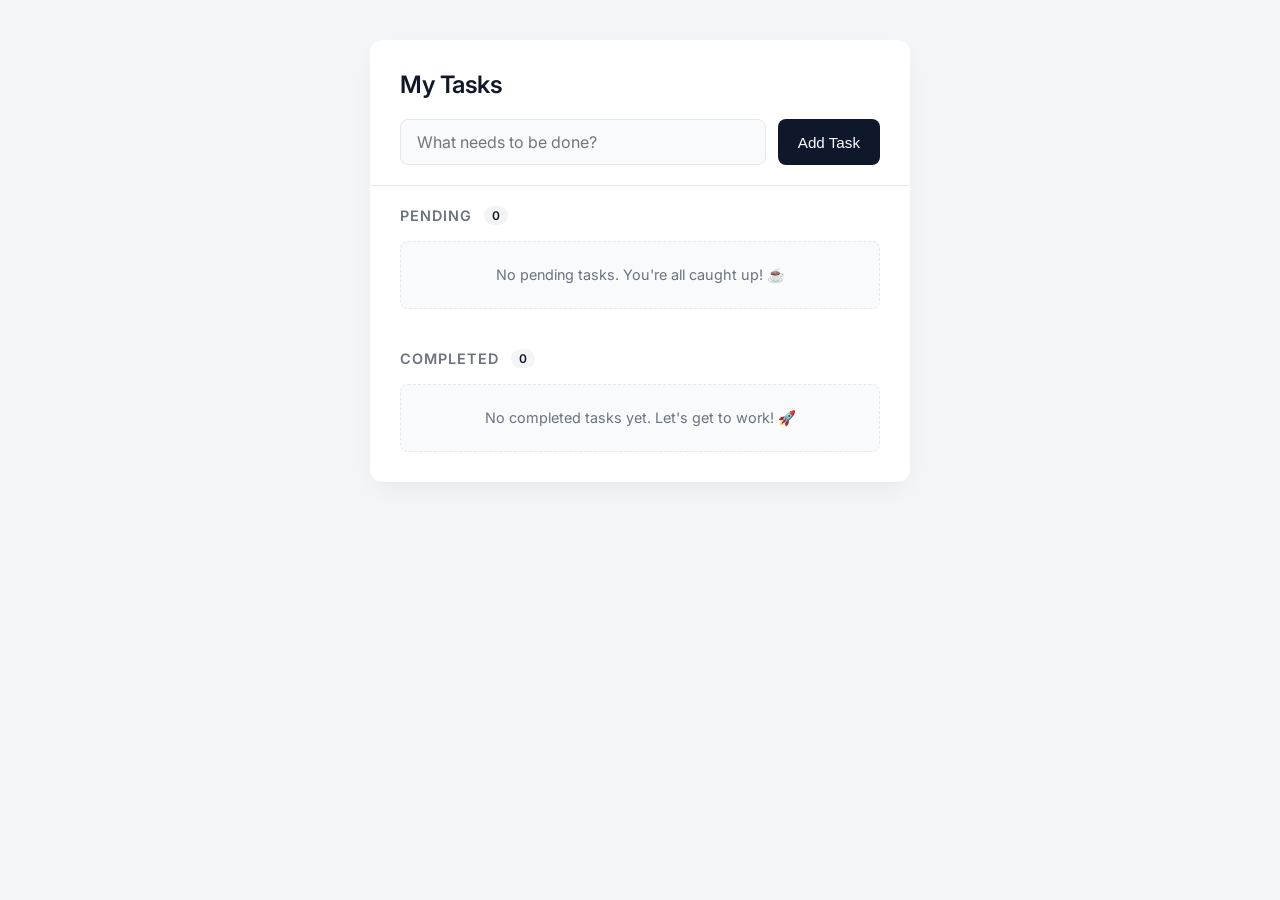
<file: WebDev-L2- To-Do Web App/index.html>
<!DOCTYPE html>
<html lang="en">
<head>
    <meta charset="UTF-8">
    <meta name="viewport" content="width=device-width, initial-scale=1.0">
    <title>Modern To-Do App</title>
    <link rel="preconnect" href="https://fonts.googleapis.com">
    <link rel="preconnect" href="https://fonts.gstatic.com" crossorigin>
    <!-- Using Inter for a clean, modern app look -->
    <link href="https://fonts.googleapis.com/css2?family=Inter:wght@400;500;600&display=swap" rel="stylesheet">
    <link rel="stylesheet" href="style.css">
</head>
<body>

    <div class="app-container">
        <!-- Header & Input Area -->
        <header class="app-header">
            <h1>My Tasks</h1>
            <form id="todo-form" class="task-form">
                <input type="text" id="task-input" placeholder="What needs to be done?" autocomplete="off" required>
                <button type="submit" id="add-btn">Add Task</button>
            </form>
        </header>

        <main class="app-main">
            <!-- Pending Tasks Section -->
            <section class="task-section">
                <div class="section-header">
                    <h2>Pending</h2>
                    <span class="badge" id="pending-count">1</span>
                </div>
                
                <!-- Empty State Message -->
                <div id="pending-empty" class="empty-state" style="display: none;">
                    No pending tasks. You're all caught up! ☕
                </div>

                <ul id="pending-list" class="task-list">
                    <!-- DUMMY TASK: JS likhne ke baad hum isko hata denge -->
                    <li class="task-item">
                        <label class="checkbox-container">
                            <input type="checkbox" class="task-checkbox">
                            <span class="checkmark"></span>
                        </label>
                        <div class="task-content">
                            <span class="task-text">Design the tribute page UI</span>
                            <span class="task-time">Added: Today, 10:30 AM</span>
                        </div>
                        <div class="task-actions">
                            <button class="btn-icon edit-btn" title="Edit">✎</button>
                            <button class="btn-icon delete-btn" title="Delete">×</button>
                        </div>
                    </li>
                </ul>
            </section>

            <!-- Completed Tasks Section -->
            <section class="task-section mt-40">
                <div class="section-header">
                    <h2>Completed</h2>
                    <span class="badge" id="completed-count">1</span>
                </div>

                <!-- Empty State Message -->
                <div id="completed-empty" class="empty-state" style="display: none;">
                    No completed tasks yet. Let's get to work! 🚀
                </div>

                <ul id="completed-list" class="task-list">
                    <!-- DUMMY COMPLETED TASK -->
                    <li class="task-item completed">
                        <label class="checkbox-container">
                            <input type="checkbox" class="task-checkbox" checked>
                            <span class="checkmark"></span>
                        </label>
                        <div class="task-content">
                            <span class="task-text">Set up the calculator logic</span>
                            <span class="task-time">Completed: Yesterday, 4:15 PM</span>
                        </div>
                        <div class="task-actions">
                            <button class="btn-icon delete-btn" title="Delete">×</button>
                        </div>
                    </li>
                </ul>
            </section>
        </main>
    </div>

    <!-- JS file link (abhi empty banayenge) -->
    <script src="script.js"></script>
</body>
</html>
</file>
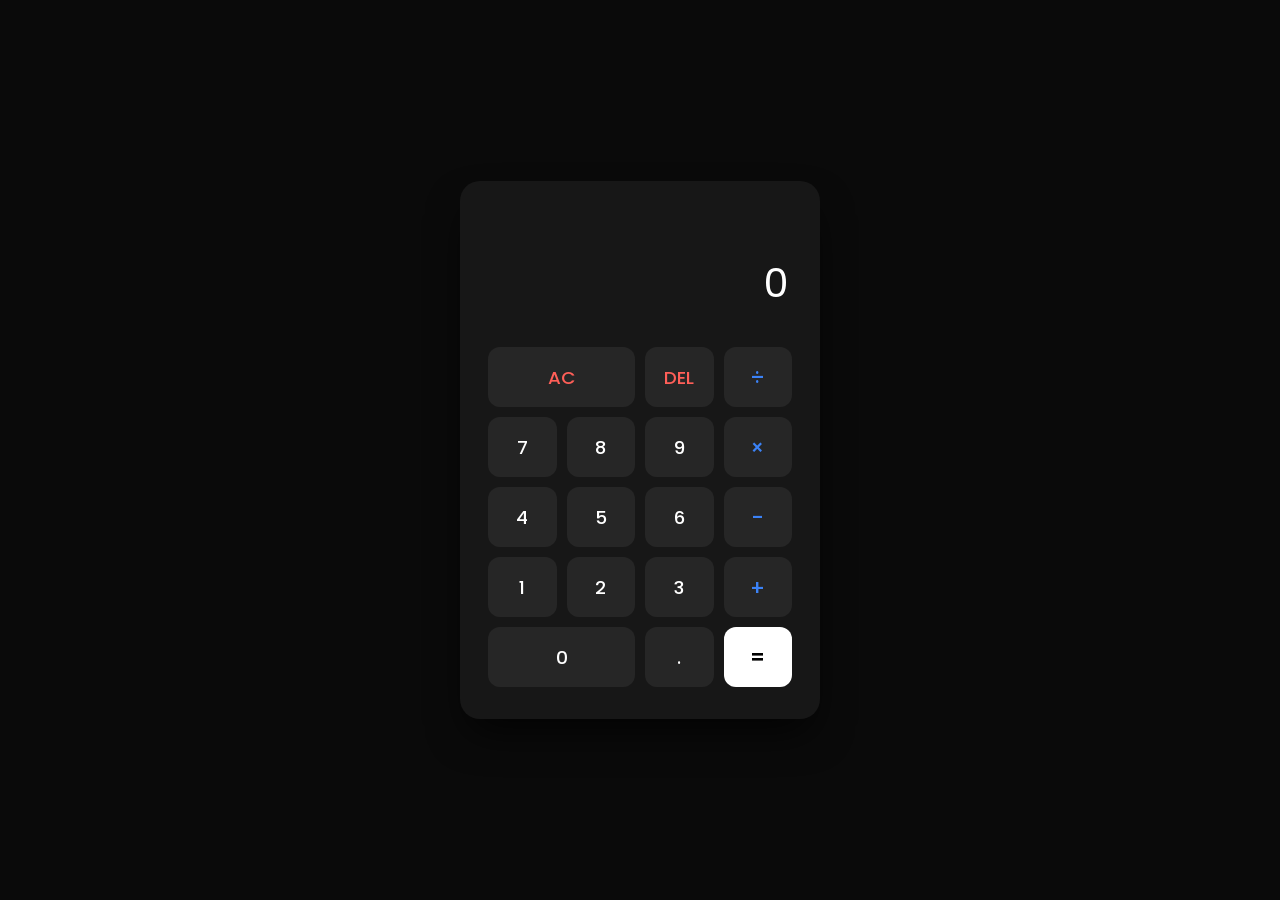
<file: WebDev-L2-Calculator/index.html>
<!DOCTYPE html>
<html lang="en">
<head>
    <meta charset="UTF-8">
    <meta name="viewport" content="width=device-width, initial-scale=1.0">
    <title>Modern Calculator</title>
    <link rel="stylesheet" href="style.css">
    <link href="https://fonts.googleapis.com/css2?family=Poppins:wght@300;400;500;600&display=swap" rel="stylesheet">
</head>
<body>

    <div class="calculator-container">
        <div class="display">
            <div class="previous-operand"></div>
            <div class="current-operand">0</div>
        </div>

        <div class="keypad">
            <button class="btn span-2 action" data-action="clear">AC</button>
            <button class="btn action" data-action="delete">DEL</button>
            <button class="btn operator" data-operator="/">÷</button>
            
            <button class="btn number">7</button>
            <button class="btn number">8</button>
            <button class="btn number">9</button>
            <button class="btn operator" data-operator="*">×</button>
            
            <button class="btn number">4</button>
            <button class="btn number">5</button>
            <button class="btn number">6</button>
            <button class="btn operator" data-operator="-">-</button>
            
            <button class="btn number">1</button>
            <button class="btn number">2</button>
            <button class="btn number">3</button>
            <button class="btn operator" data-operator="+">+</button>
            
            <button class="btn number span-2">0</button>
            <button class="btn number">.</button>
            <button class="btn operator equals" data-operator="=">=</button>
        </div>
    </div>

    <script src="script.js"></script>
</body>
</html>
</file>
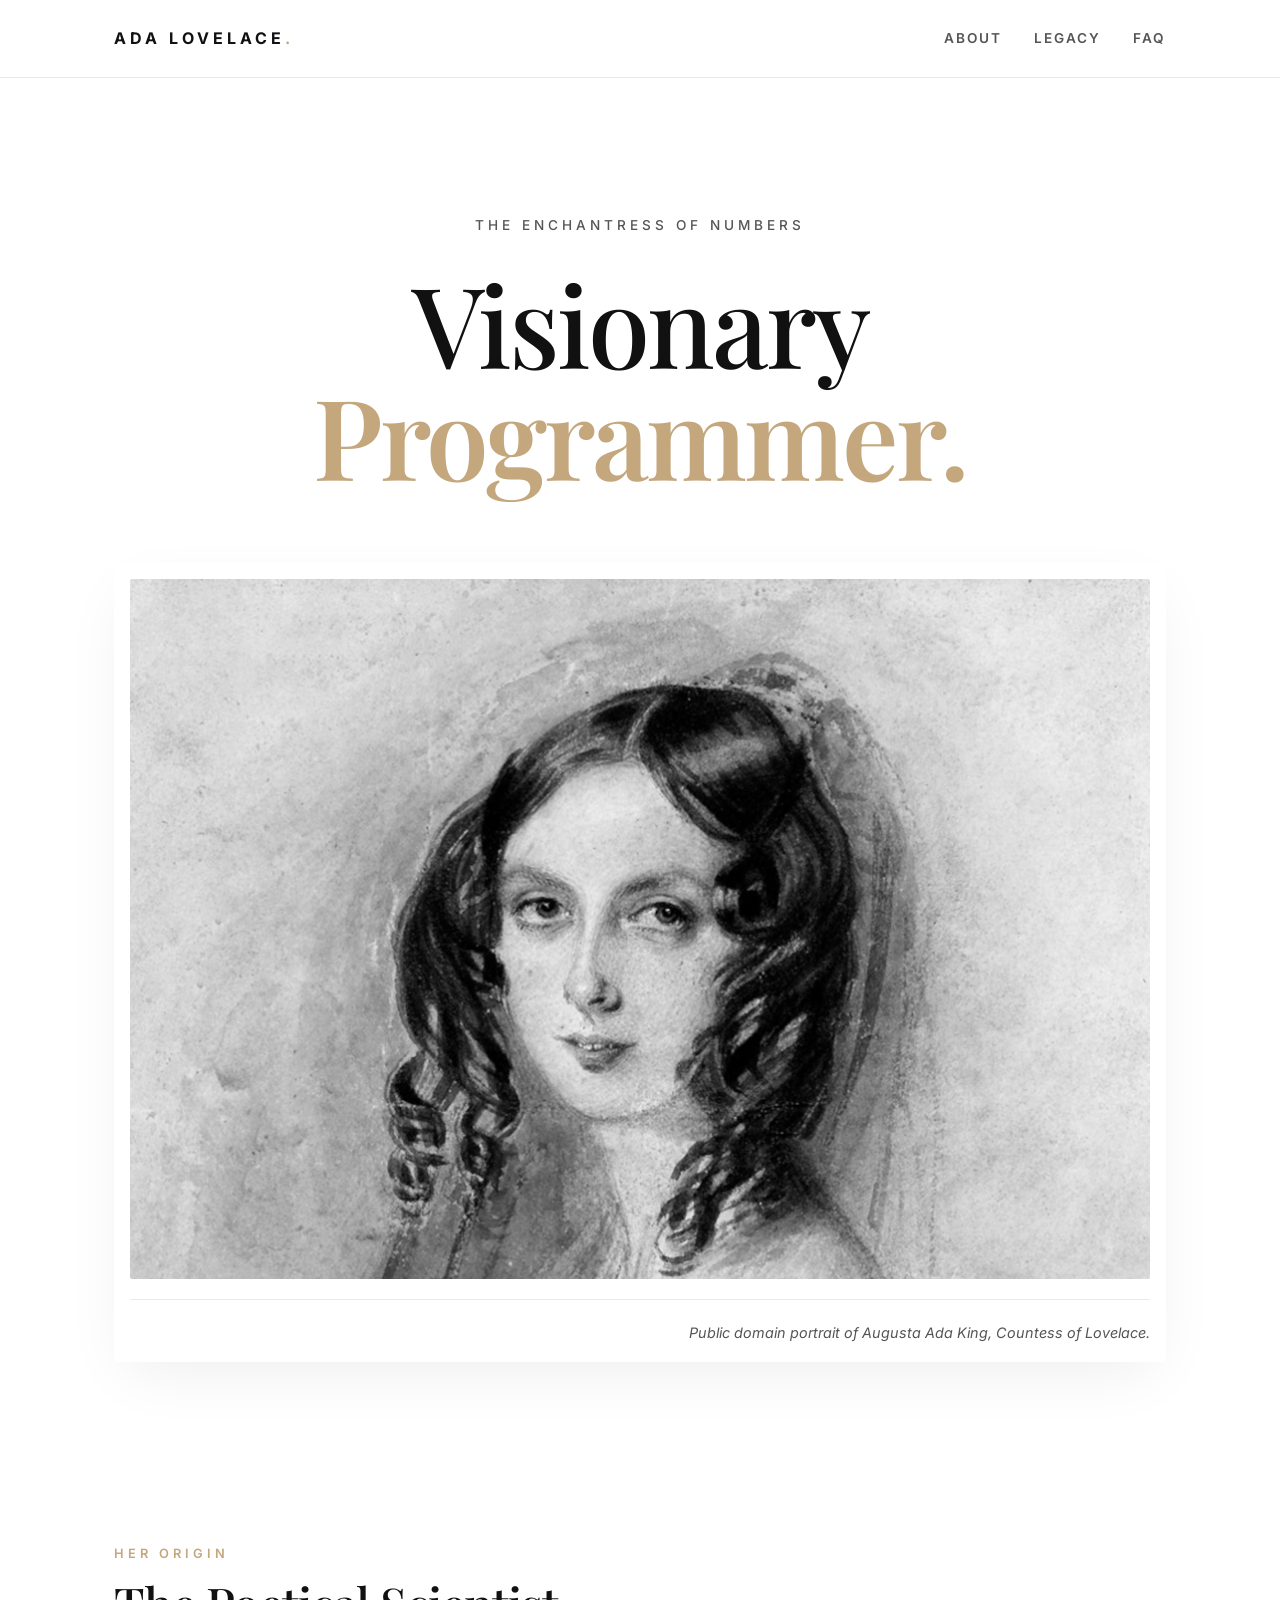
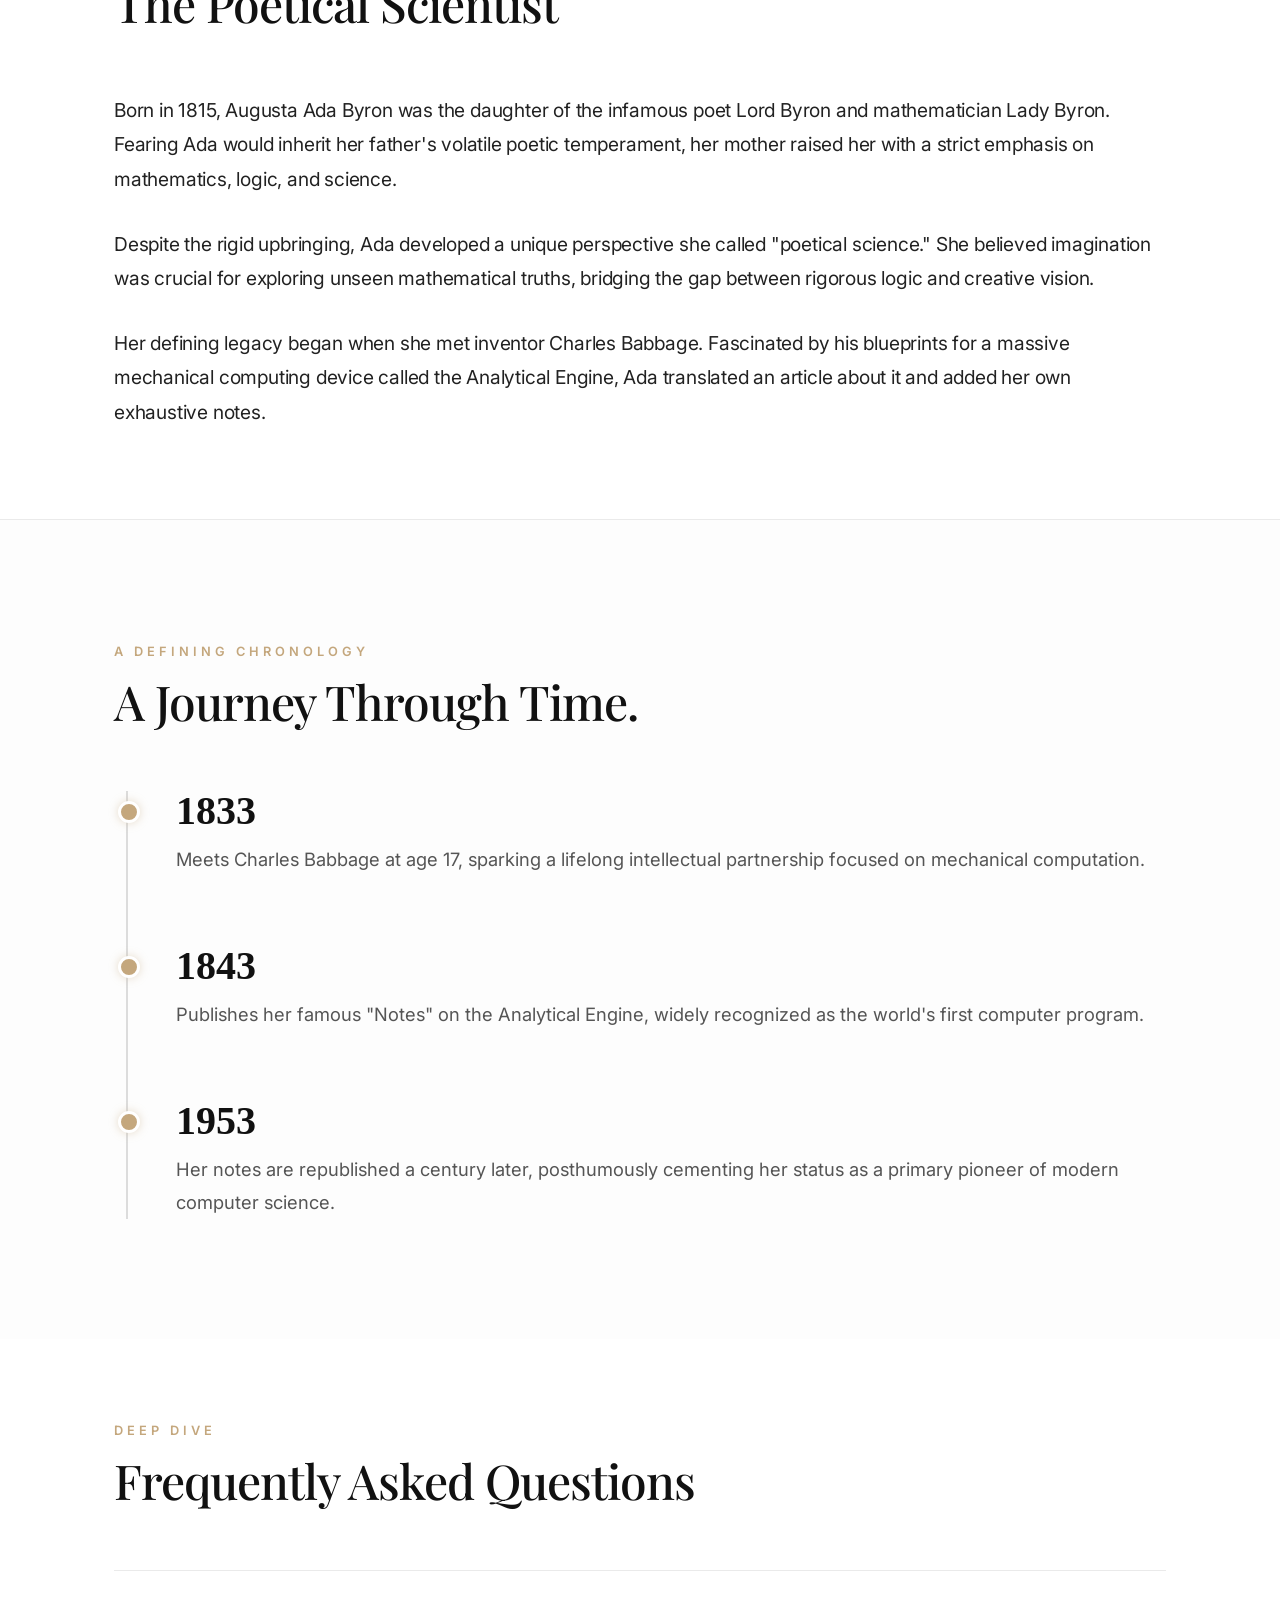
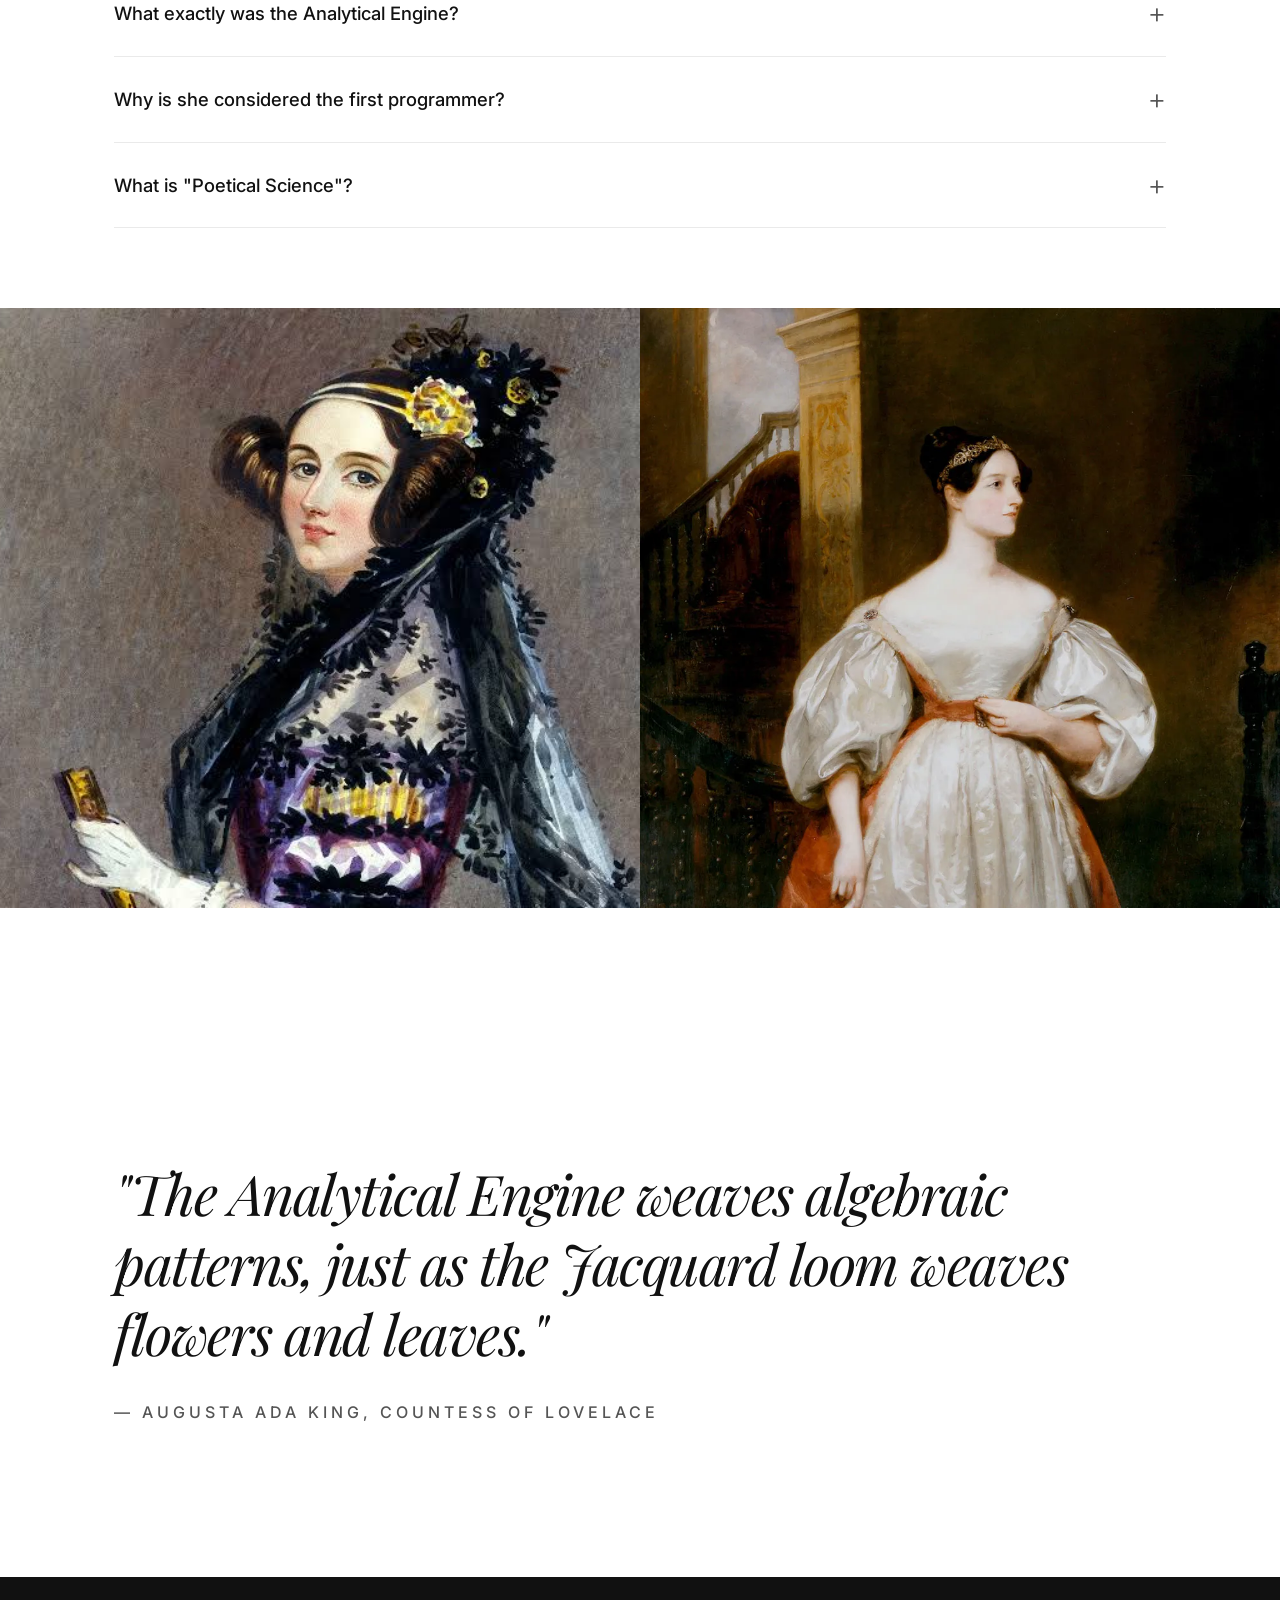
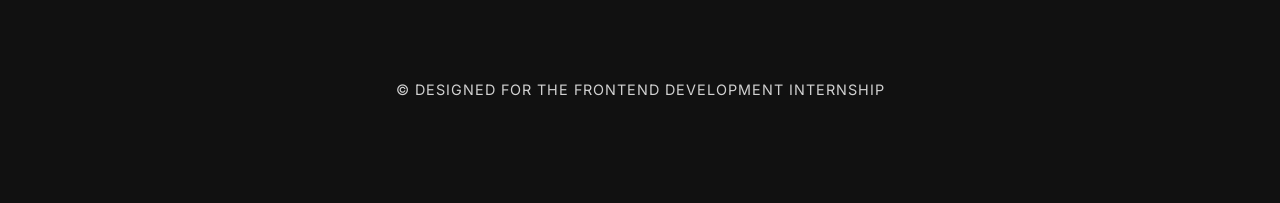
<file: WebDev-L2-TributePage/index.html>
<!DOCTYPE html>
<html lang="en">
<head>
    <meta charset="UTF-8">
    <meta name="viewport" content="width=device-width, initial-scale=1.0">
    <title>ADA LOVELACE | The Visionary Programmer</title>
    <link rel="preconnect" href="https://fonts.googleapis.com">
    <link rel="preconnect" href="https://fonts.gstatic.com" crossorigin>
    <link href="https://fonts.googleapis.com/css2?family=Inter:wght@300;400;500;600;700&family=Playfair+Display:ital,wght@0,400;0,500;0,600;1,400&display=swap" rel="stylesheet">
    <link rel="stylesheet" href="style.css">
</head>
<body>

    <body>
    <header class="header">
        <div class="container navbar-container">
            <a href="#home" class="logo">ADA LOVELACE<span class="accent">.</span></a>
            <nav class="nav-links">
                <a href="#about">About</a>
                <a href="#timeline">Legacy</a>
                <a href="#faq">FAQ</a>
            </nav>
        </div>
    </header>

    <main>
        <header class="hero" id="home">
            <div class="container text-center">
                <p class="tagline">The Enchantress of Numbers</p>
                <h1 class="main-title">Visionary<br><span class="line-2">Programmer.</span></h1>
            </div>
        </header>

        <section class="image-section container">
            <figure class="image-wrapper">
                <img src="images/Ada_Lovelace_Portrait.webp" alt="Grayscale Portrait of Ada Lovelace">
                <figcaption>Public domain portrait of Augusta Ada King, Countess of Lovelace.</figcaption>
            </figure>
        </section>

        <section class="section narrative" id="about">
            <div class="container narrow">
                <div class="section-header">
                    <p class="section-tagline">Her Origin</p>
                    <h2 class="section-title">The Poetical Scientist</h2>
                </div>
                <div class="bio-content">
                    <p>Born in 1815, Augusta Ada Byron was the daughter of the infamous poet Lord Byron and mathematician Lady Byron. Fearing Ada would inherit her father's volatile poetic temperament, her mother raised her with a strict emphasis on mathematics, logic, and science.</p>
                    <p>Despite the rigid upbringing, Ada developed a unique perspective she called "poetical science." She believed imagination was crucial for exploring unseen mathematical truths, bridging the gap between rigorous logic and creative vision.</p>
                    <p>Her defining legacy began when she met inventor Charles Babbage. Fascinated by his blueprints for a massive mechanical computing device called the Analytical Engine, Ada translated an article about it and added her own exhaustive notes.</p>
                </div>
            </div>
        </section>

        <section class="timeline-container" id="timeline">
            <div class="container narrow">
                <div class="section-header">
                    <p class="section-tagline">A Defining Chronology</p>
                    <h2 class="section-title">A Journey Through Time.</h2>
                </div>
                <div class="timeline">
                    <div class="timeline-item">
                        <div class="year">1833</div>
                        <div class="info">Meets Charles Babbage at age 17, sparking a lifelong intellectual partnership focused on mechanical computation.</div>
                    </div>
                    <div class="timeline-item">
                        <div class="year">1843</div>
                        <div class="info">Publishes her famous "Notes" on the Analytical Engine, widely recognized as the world's first computer program.</div>
                    </div>
                    <div class="timeline-item">
                        <div class="year">1953</div>
                        <div class="info">Her notes are republished a century later, posthumously cementing her status as a primary pioneer of modern computer science.</div>
                    </div>
                </div>
            </div>
        </section>

        <section class="faq-section" id="faq">
            <div class="container narrow">
                <div class="section-header">
                    <p class="section-tagline">Deep Dive</p>
                    <h2 class="section-title">Frequently Asked Questions</h2>
                </div>
                
                <div class="faq-container">
                    <div class="faq-item">
                        <button class="faq-question">
                            What exactly was the Analytical Engine?
                            <span class="faq-icon">+</span>
                        </button>
                        <div class="faq-answer">
                            <div class="faq-answer-inner">
                                <p>It was a proposed mechanical general-purpose computer designed by Charles Babbage. Although never fully completed during his lifetime, it contained all the logical elements of modern computers, including memory, processing, and looping.</p>
                            </div>
                        </div>
                    </div>

                    <div class="faq-item">
                        <button class="faq-question">
                            Why is she considered the first programmer?
                            <span class="faq-icon">+</span>
                        </button>
                        <div class="faq-answer">
                            <div class="faq-answer-inner">
                                <p>While translating an article about the Analytical Engine, Ada added her own extensive notes. In "Note G," she wrote an algorithm to calculate Bernoulli numbers using the machine. This is widely recognized as the first computer algorithm ever published.</p>
                            </div>
                        </div>
                    </div>

                    <div class="faq-item">
                        <button class="faq-question">
                            What is "Poetical Science"?
                            <span class="faq-icon">+</span>
                        </button>
                        <div class="faq-answer">
                            <div class="faq-answer-inner">
                                <p>It was Ada's unique approach to mathematics. Unlike pure mathematicians of her time, she believed imagination was essential to understanding the unseen realities of math and science.</p>
                            </div>
                        </div>
                    </div>
                </div>
            </div>
            
            <div style="display: flex; height: 600px; width: 100%; margin-top: 80px;">
                <img src="images/pic2.webp" style="width: 50%; object-fit: cover;" alt="">
                <img src="images/Ada-Lovelace.webp" style="width: 50%; object-fit: cover; object-position: top;" alt="">
            </div>
        </section>

        <section class="quote-section" id="quote">
            <div class="container narrow text-center">
                <blockquote>
                    "The Analytical Engine weaves algebraic patterns, just as the Jacquard loom weaves flowers and leaves."
                </blockquote>
                <cite>— Augusta Ada King, Countess of Lovelace</cite>
            </div>
        </section>
    </main>

    <footer class="footer">
        <div class="container text-center">
            <p>© Designed for the Frontend Development Internship</p>
        </div>
    </footer>

</body>
    <script src="script.js"></script>
</body>
</html>
</file>
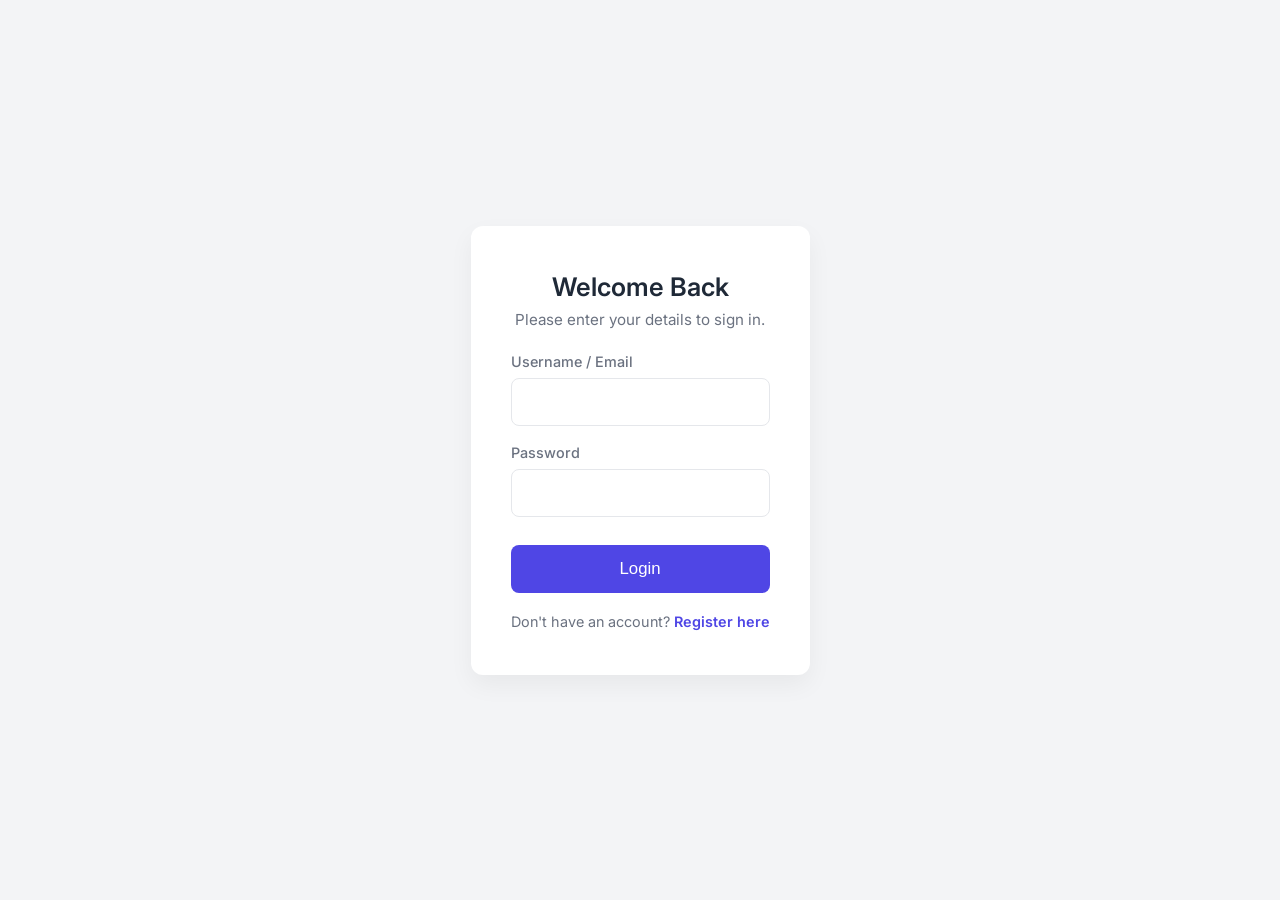
<file: WevDev-L2  Login Authentication System/index.html>
<!DOCTYPE html>
<html lang="en">
<head>
    <meta charset="UTF-8">
    <meta name="viewport" content="width=device-width, initial-scale=1.0">
    <title>Auth System | Internship Task</title>
    <link href="https://fonts.googleapis.com/css2?family=Inter:wght@400;500;600&display=swap" rel="stylesheet">
    <link rel="stylesheet" href="style.css">
</head>
<body>

    <div class="app-container">
        
        <section id="login-view" class="view active">
            <div class="auth-box">
                <h2>Welcome Back</h2>
                <p class="subtitle">Please enter your details to sign in.</p>
                
                <div id="login-error" class="error-msg" style="display: none;"></div>
                
                <form id="login-form">
                    <div class="input-group">
                        <label>Username / Email</label>
                        <input type="text" id="login-username" required autocomplete="off">
                    </div>
                    <div class="input-group">
                        <label>Password</label>
                        <input type="password" id="login-password" required>
                    </div>
                    <button type="submit" class="btn-primary">Login</button>
                </form>
                <p class="switch-view">Don't have an account? <span onclick="switchView('register-view')">Register here</span></p>
            </div>
        </section>

        <section id="register-view" class="view">
            <div class="auth-box">
                <h2>Create Account</h2>
                <p class="subtitle">Join us to access the dashboard.</p>

                <div id="register-error" class="error-msg" style="display: none;"></div>

                <form id="register-form">
                    <div class="input-group">
                        <label>Username / Email</label>
                        <input type="text" id="reg-username" required autocomplete="off">
                    </div>
                    <div class="input-group">
                        <label>Password</label>
                        <input type="password" id="reg-password" required placeholder="Min 8 chars, 1 number">
                    </div>
                    <button type="submit" class="btn-primary">Register</button>
                </form>
                <p class="switch-view">Already have an account? <span onclick="switchView('login-view')">Login here</span></p>
            </div>
        </section>

        <section id="dashboard-view" class="view">
            <div class="dashboard-box">
                <h2>Protected Dashboard 🛡️</h2>
                <p>Welcome, <strong id="logged-in-user">User</strong>!</p>
                <p class="subtitle">You have successfully authenticated to view this page.</p>
                <button id="logout-btn" class="btn-outline">Logout</button>
            </div>
        </section>

    </div>

    <script src="app.js"></script>
</body>
</html>
</file>
<file: WebDev-L2- To-Do Web App/style.css>
:root {
    --bg-page: #f4f5f7;
    --bg-card: #ffffff;
    --text-main: #111827;
    --text-muted: #6b7280;
    --border-light: #e5e7eb;
    --accent: #0f172a;
    --accent-hover: #334155;
    --danger: #ef4444;
    --success: #10b981;
    --radius: 12px;
}

* {
    margin: 0;
    padding: 0;
    box-sizing: border-box;
}

body {
    background-color: var(--bg-page);
    color: var(--text-main);
    font-family: 'Inter', sans-serif;
    display: flex;
    justify-content: center;
    padding: 40px 20px;
    -webkit-font-smoothing: antialiased;
}

/* App Container / Card */
.app-container {
    background-color: var(--bg-card);
    width: 100%;
    max-width: 540px;
    border-radius: var(--radius);
    box-shadow: 0 10px 25px -5px rgba(0, 0, 0, 0.05), 0 8px 10px -6px rgba(0, 0, 0, 0.01);
    overflow: hidden;
}

/* Header & Input */
.app-header {
    padding: 30px 30px 20px 30px;
    border-bottom: 1px solid var(--border-light);
}

.app-header h1 {
    font-size: 1.5rem;
    font-weight: 600;
    letter-spacing: -0.5px;
    margin-bottom: 20px;
}

.task-form {
    display: flex;
    gap: 12px;
}

#task-input {
    flex-grow: 1;
    padding: 12px 16px;
    font-size: 1rem;
    font-family: 'Inter', sans-serif;
    background-color: #f9fafb;
    border: 1px solid var(--border-light);
    border-radius: 8px;
    outline: none;
    transition: all 0.2s ease;
}

#task-input:focus {
    background-color: #ffffff;
    border-color: var(--text-muted);
    box-shadow: 0 0 0 3px rgba(107, 114, 128, 0.1);
}

#add-btn {
    padding: 12px 20px;
    background-color: var(--accent);
    color: white;
    font-weight: 500;
    font-size: 0.95rem;
    border: none;
    border-radius: 8px;
    cursor: pointer;
    transition: background-color 0.2s;
}

#add-btn:hover {
    background-color: var(--accent-hover);
}

/* Main Content & Sections */
.app-main {
    padding: 20px 30px 30px 30px;
}

.mt-40 {
    margin-top: 40px;
}

.section-header {
    display: flex;
    align-items: center;
    gap: 12px;
    margin-bottom: 16px;
}

.section-header h2 {
    font-size: 0.9rem;
    text-transform: uppercase;
    letter-spacing: 1px;
    color: var(--text-muted);
    font-weight: 600;
}

.badge {
    background-color: #f3f4f6;
    color: var(--text-main);
    font-size: 0.75rem;
    font-weight: 600;
    padding: 2px 8px;
    border-radius: 20px;
}

/* Empty State */
.empty-state {
    text-align: center;
    padding: 24px;
    color: var(--text-muted);
    font-size: 0.9rem;
    background-color: #f9fafb;
    border-radius: 8px;
    border: 1px dashed var(--border-light);
}

/* Task List & Items */
.task-list {
    list-style: none;
    display: flex;
    flex-direction: column;
    gap: 12px;
}

.task-item {
    display: flex;
    align-items: flex-start;
    padding: 16px;
    background-color: #ffffff;
    border: 1px solid var(--border-light);
    border-radius: 8px;
    transition: all 0.2s ease;
}

.task-item:hover {
    border-color: #d1d5db;
    box-shadow: 0 4px 6px -1px rgba(0, 0, 0, 0.05);
}

/* Custom Checkbox */
.checkbox-container {
    position: relative;
    padding-left: 28px;
    cursor: pointer;
    user-select: none;
    margin-top: 2px;
}

.checkbox-container input {
    position: absolute;
    opacity: 0;
    cursor: pointer;
    height: 0;
    width: 0;
}

.checkmark {
    position: absolute;
    top: 0;
    left: 0;
    height: 20px;
    width: 20px;
    background-color: #ffffff;
    border: 2px solid var(--border-light);
    border-radius: 6px;
    transition: all 0.2s ease;
}

.checkbox-container:hover input ~ .checkmark {
    border-color: var(--success);
}

.checkbox-container input:checked ~ .checkmark {
    background-color: var(--success);
    border-color: var(--success);
}

.checkmark:after {
    content: "";
    position: absolute;
    display: none;
    left: 6px;
    top: 2px;
    width: 4px;
    height: 10px;
    border: solid white;
    border-width: 0 2px 2px 0;
    transform: rotate(45deg);
}

.checkbox-container input:checked ~ .checkmark:after {
    display: block;
}

/* Task Content & Timestamp */
.task-content {
    flex-grow: 1;
    margin-left: 12px;
    display: flex;
    flex-direction: column;
}

.task-text {
    font-size: 1rem;
    color: var(--text-main);
    line-height: 1.4;
    word-break: break-word;
}

.task-time {
    font-size: 0.75rem;
    color: var(--text-muted);
    margin-top: 4px;
}

/* Completed Task Styles */
.task-item.completed {
    background-color: #f9fafb;
}

.task-item.completed .task-text {
    text-decoration: line-through;
    color: var(--text-muted);
}

/* Action Buttons (Edit / Delete) */
.task-actions {
    display: flex;
    gap: 8px;
    opacity: 0; /* Hidden until hover */
    transition: opacity 0.2s ease;
}

.task-item:hover .task-actions {
    opacity: 1; /* Appears on hover for clean UI */
}

.btn-icon {
    background: none;
    border: none;
    cursor: pointer;
    font-size: 1.1rem;
    color: var(--text-muted);
    padding: 4px;
    border-radius: 4px;
    transition: all 0.2s ease;
}

.edit-btn:hover {
    color: var(--accent);
    background-color: #e2e8f0;
}

.delete-btn:hover {
    color: var(--danger);
    background-color: #fee2e2;
}

/* Inline Edit Input Field */
.edit-input {
    font-size: 1rem;
    font-family: 'Inter', sans-serif;
    padding: 4px 8px;
    border: 1px solid var(--accent);
    border-radius: 4px;
    outline: none;
    width: 100%;
}
</file>
<file: WebDev-L2-Calculator/style.css>
:root {
    /* Clean, neutral dark palette (No blueish/neon tints) */
    --bg-color: #0a0a0a; 
    --calc-bg: #171717;  
    --text-primary: #ffffff;
    --text-secondary: #737373;
    
    /* Solid flat buttons */
    --btn-bg: #262626;
    --btn-hover: #333333;
    --btn-active: #404040;
    
    /* Subtle professional accents */
    --action-color: #ff5f58;   /* Professional matte red */
    --operator-color: #3b82f6; /* Clean crisp blue */
    
    /* Equals button */
    --accent-bg: #ffffff;
    --accent-hover: #e5e5e5;
    --accent-text: #000000;
    
    /* Realistic deep shadow */
    --shadow: 0 20px 40px -10px rgba(0, 0, 0, 0.8);
}

* {
    margin: 0;
    padding: 0;
    box-sizing: border-box;
    font-family: 'Poppins', -apple-system, sans-serif;
}

body {
    background-color: var(--bg-color);
    display: flex;
    justify-content: center;
    align-items: center;
    min-height: 100vh;
    overflow: hidden;
}

/* Subtle, realistic load animation (No exaggerated scaling) */
@keyframes fadeIn {
    0% {
        opacity: 0;
        transform: translateY(10px);
    }
    100% {
        opacity: 1;
        transform: translateY(0);
    }
}

.calculator-container {
    background-color: var(--calc-bg);
    width: 360px;
    padding: 32px 28px;
    border-radius: 20px;
    box-shadow: var(--shadow);
    animation: fadeIn 0.6s ease-out forwards;
}

/* Display integrated directly into the body (No ugly borders or backgrounds) */
.display {
    padding: 10px 4px;
    margin-bottom: 24px;
    text-align: right;
}

.previous-operand {
    color: var(--text-secondary);
    font-size: 0.9rem;
    min-height: 1.4rem;
    margin-bottom: 8px;
    letter-spacing: 0.5px;
}

.current-operand {
    color: var(--text-primary);
    font-size: 2.5rem;
    font-weight: 400;
    letter-spacing: -1px; /* Tighter letter spacing looks more premium */
    word-wrap: break-word;
    word-break: break-all;
}

/* Tighter keypad grid */
.keypad {
    display: grid;
    grid-template-columns: repeat(4, 1fr);
    gap: 10px;
}

/* Flat, crisp buttons */
.btn {
    background-color: var(--btn-bg);
    color: var(--text-primary);
    border: none;
    border-radius: 12px; /* Slightly squarer looks more modern */
    height: 60px;
    font-size: 1.15rem;
    font-weight: 500;
    cursor: pointer;
    transition: background-color 0.15s ease; /* Only color transitions, NO BOUNCE */
    display: flex;
    justify-content: center;
    align-items: center;
}

/* Hover & Active Effects (Color changes only) */
.btn:hover {
    background-color: var(--btn-hover);
}

.btn:active {
    background-color: var(--btn-active);
    transform: scale(0.96); /* Subtle click feedback instead of hover bounce */
}

.btn.span-2 {
    grid-column: span 2;
}

/* Specific Button Themes */
.btn.action {
    color: var(--action-color);
}

.btn.operator {
    color: var(--operator-color);
    font-size: 1.3rem;
}

/* Primary Accent Button (=) */
.btn.equals {
    background-color: var(--accent-bg);
    color: var(--accent-text);
    font-weight: 600;
}

.btn.equals:hover {
    background-color: var(--accent-hover);
}
</file>
<file: WebDev-L2-TributePage/style.css>
html {
    scroll-behavior: smooth; /* Click karne par slowly scroll hoga */
    scroll-padding-top: 80px; /* Navbar ke neeche content hide na ho */
}
        :root {
            /* Palette: Stark Monochrome + Subtle Premium Accents */
            --bg-primary: #ffffff;
            --bg-secondary: #fdfdfd;
            --bg-dark: #111111;
            --text-main: #111111;
            --text-muted: #555555;
            --text-on-dark: #ffffff;
            --accent-premium: #c4a77d; /* Soft Gold/Champagne */
            --border-color: #eaeaea;
            --shadow-subtle: 0 5px 25px -5px rgba(0,0,0,0.03);
            --transition-primary: all 0.5s cubic-bezier(0.6, 0.05, 0.1, 1);
        }

        * {
            margin: 0;
            padding: 0;
            box-sizing: border-box;
        }

        body {
            background-color: var(--bg-primary);
            color: var(--text-main);
            font-family: 'Inter', sans-serif;
            line-height: 1.8;
            -webkit-font-smoothing: antialiased;
            overflow-x: hidden;
        }

        /* Layout Utilities */
        .container {
            max-width: 1100px;
            margin: 0 auto;
            padding: 0 24px;
        }

        .container.narrow {
            text-align: left;
        }

        .text-center {
            text-align: center;
        }

        /* Header (Logo Area) */
        .header {
            padding: 24px 0;
            border-bottom: 1px solid var(--border-color);
            background: var(--bg-primary);
            position: sticky;
            top: 0;
            z-index: 100;
        }

        .logo {
            font-size: 1rem;
            text-transform: uppercase;
            letter-spacing: 4px;
            font-weight: 700;
            color: var(--text-main);
            text-decoration: none;
        }

        .logo .accent {
            color: var(--accent-premium);
        }

        /* Hero Section (Macro Whitespace) */
        .hero {
            padding: 15vh 0 8vh 0;
        }

        .tagline {
            font-size: clamp(0.85rem, 1vw, 1.1rem);
            text-transform: uppercase;
            letter-spacing: 4px;
            color: var(--text-muted);
            margin-bottom: 30px;
            font-weight: 500;
        }

        .main-title {
            font-family: 'Playfair Display', serif;
            font-size: clamp(4rem, 10vw, 7rem);
            font-weight: 500;
            letter-spacing: -3px;
            line-height: 1;
            color: var(--bg-dark);
        }

        .main-title .line-2 {
            font-weight: 600;
            color: var(--accent-premium);
        }

        /* Editorial Image (Prominent & Grayscale Effect) */
        .image-section {
            margin-bottom: 120px;
        }

        .image-wrapper {
            position: relative;
            background: #ffffff;
            padding: 16px;
            border-radius: 4px;
            box-shadow: 0 20px 60px -15px rgba(0, 0, 0, 0.08);
            display: flex;
            flex-direction: column;
            width: 100%;
        }

        /* Yahan apni image ka path change karein (e.g., 'images/my-ada.jpg') */
        .image-wrapper img {
            width: 100%;
            height: 700px; /* Force an elegant, tall editorial crop */
            object-fit: cover;
            object-position: top;
            border-radius: 2px;
            filter: grayscale(100%); /* Initial premium look */
            transition: var(--transition-primary);
        }

        .image-wrapper img:hover {
            filter: grayscale(0%);
        }

        .image-wrapper figcaption {
            font-size: 0.9rem;
            color: var(--text-muted);
            margin-top: 20px;
            text-align: right;
            font-style: italic;
            border-top: 1px solid var(--border-color);
            padding-top: 20px;
        }

        /* Section Titles (Subtle Editorial Style) */
        .section {
            padding: 60px 0;
            border-bottom: 1px solid var(--border-color);
        }

        .section-header {
            margin-bottom: 60px;
            text-align: center;
        }

        .section-tagline {
            font-size: 0.8rem;
            text-transform: uppercase;
            letter-spacing: 4px;
            color: var(--accent-premium);
            font-weight: 600;
            margin-bottom: 10px;
            text-align: left;
        }

        .section-title {
            font-family: 'Playfair Display', serif;
            font-size: clamp(2rem, 4vw, 3rem);
            font-weight: 500;
            letter-spacing: -1px;
            line-height: 1.2;
            text-align: left;
        }

        /* Narrative/Bio Content (Large typography, clean flow) */
        .bio-content p {
            font-size: 1.2rem;
            color: #222222;
            margin-bottom: 30px;
            letter-spacing: -0.2px;
        }

        /* Modern Impact Section (Callout detail) */
        .modern-impact {
            background-color: var(--bg-dark);
            color: var(--text-on-dark);
            padding: 100px 0;
        }

        .modern-impact .section-title, .modern-impact p {
            color: var(--text-on-dark);
        }

        .impact-grid {
            display: grid;
            grid-template-columns: 1fr 1fr;
            gap: 50px;
            align-items: center;
        }

        .modern-impact .bio-content p {
            color: #d1d1d1;
        }

        /* Vertical Timeline (ReplacesGeneric Cards for True Storytelling) */
        .timeline-container {
            padding: 120px 0;
            background-color: var(--bg-secondary);
        }

        .timeline {
            position: relative;
            border-left: 2px solid #dcdcdc;
            padding-left: 48px;
            margin-left: 12px;
        }

        .timeline-item {
            position: relative;
            margin-bottom: 70px;
        }

        .timeline-item:last-child {
            margin-bottom: 0;
        }

        /* Timeline Marker (Minimalist Dot) */
        .timeline-item::before {
            content: '';
            position: absolute;
            left: -58px; /* Precise centering on the line */
            top: 10px;
            width: 16px;
            height: 16px;
            background-color: var(--accent-premium);
            border-radius: 50%;
            border: 3px solid #ffffff; /* Gives it an integrated look */
            box-shadow: 0 0 10px rgba(196, 167, 125, 0.4);
        }

        .timeline-item .year {
            font-family: serif;
            font-size: clamp(2rem, 4vw, 2.5rem);
            font-weight: 600;
            color: var(--text-main);
            line-height: 1;
            margin-bottom: 12px;
        }

        .timeline-item .info {
            font-size: 1.15rem;
            color: var(--text-muted);
        }

        /* Quote Section (Macro text, prominent accent) */
        .quote-section {
            padding: 150px 0;
            background-color: var(--bg-primary);
        }

        .quote-section blockquote {
            font-family: 'Playfair Display', serif;
            font-size: clamp(2.2rem, 5vw, 3.5rem);
            font-style: italic;
            font-weight: 400;
            line-height: 1.25;
            color: var(--bg-dark);
            margin-bottom: 30px;
            letter-spacing: -1.5px;
        }

        .quote-section cite {
            font-size: 1rem;
            text-transform: uppercase;
            letter-spacing: 4px;
            color: var(--text-muted);
            font-weight: 500;
            font-style: normal;
        }

        /* Minimalist Footer */
        .footer {
            background-color: var(--bg-dark);
            color: #d1d1d1;
            padding: 100px 0;
            font-size: 0.9rem;
            letter-spacing: 1px;
            text-transform: uppercase;
        }

        .footer p {
            font-weight: 400;
        }

        /* Media Queries for Responsiveness */
        @media (max-width: 900px) {
            .impact-grid {
                grid-template-columns: 1fr;
                gap: 40px;
            }

            .image-wrapper img {
                height: 500px;
            }
        }

        @media (max-width: 600px) {
            .hero {
                padding: 10vh 0 6vh 0;
            }

            .main-title {
                letter-spacing: -2px;
            }

            .bio-content p {
                font-size: 1.1rem;
            }

            .timeline {
                padding-left: 30px;
                margin-left: 8px;
            }

            .timeline-item::before {
                left: -38px;
            }
        }

        /* FAQ / Accordion Section */
.faq-section {
    padding: 80px 0 100px 0;
    background-color: var(--bg-primary);
}

.faq-container {
    border-top: 1px solid var(--border-color);
}

.faq-item {
    border-bottom: 1px solid var(--border-color);
}

.faq-question {
    width: 100%;
    text-align: left;
    background: none;
    border: none;
    padding: 28px 0;
    font-size: 1.15rem;
    font-family: 'Inter', sans-serif;
    font-weight: 500;
    color: var(--text-main);
    cursor: pointer;
    display: flex;
    justify-content: space-between;
    align-items: center;
    transition: var(--transition-primary);
}

.faq-question:hover {
    color: var(--accent-premium);
}

.faq-icon {
    font-size: 1.8rem;
    font-weight: 300;
    line-height: 1;
    color: var(--text-muted);
    transition: transform 0.4s cubic-bezier(0.6, 0.05, 0.1, 1), color 0.4s ease;
}

/* Smart Grid Transition for smooth opening */
.faq-answer {
    display: grid;
    grid-template-rows: 0fr;
    transition: grid-template-rows 0.4s cubic-bezier(0.6, 0.05, 0.1, 1);
}

.faq-answer-inner {
    overflow: hidden;
}

.faq-answer-inner p {
    padding-bottom: 28px;
    font-size: 1.05rem;
    color: var(--text-muted);
    line-height: 1.7;
}

/* Active State (When button is clicked) */
.faq-item.active .faq-answer {
    grid-template-rows: 1fr;
}

.faq-item.active .faq-icon {
    transform: rotate(45deg); /* Turns the + into a cross (×) */
    color: var(--accent-premium);
}
/* Navbar Styling */
.header {
    padding: 24px 0;
    border-bottom: 1px solid var(--border-color);
    background: var(--bg-primary);
    position: sticky;
    top: 0;
    z-index: 1000;
}

.navbar-container {
    display: flex;
    justify-content: space-between; /* Logo left par, links right par */
    align-items: center;
}

.nav-links {
    display: flex;
    gap: 32px; /* Links ke beech space */
}

.nav-links a {
    text-decoration: none;
    color: var(--text-muted);
    font-size: 0.85rem;
    font-weight: 600;
    text-transform: uppercase;
    letter-spacing: 2px;
    transition: var(--transition-primary);
}

.nav-links a:hover {
    color: var(--accent-premium); /* Hover par gold color */
}

/* Mobile Screen Adjustments for Navbar */
@media (max-width: 600px) {
    .nav-links {
        display: none; /* Phone screen par filhal hide rakhein taake layout toote na */
    }
}
</file>
<file: WevDev-L2  Login Authentication System/style.css>
:root {
    --bg-main: #f3f4f6;
    --card-bg: #ffffff;
    --text-main: #1f2937;
    --text-muted: #6b7280;
    --accent: #4f46e5;
    --accent-hover: #4338ca;
    --error-bg: #fee2e2;
    --error-text: #b91c1c;
    --border: #e5e7eb;
}

* { margin: 0; padding: 0; box-sizing: border-box; }

body {
    font-family: 'Inter', sans-serif;
    background-color: var(--bg-main);
    color: var(--text-main);
    display: flex;
    justify-content: center;
    align-items: center;
    height: 100vh;
}

.view { display: none; }
.view.active { display: block; animation: fadeIn 0.3s ease-in; }

@keyframes fadeIn {
    from { opacity: 0; transform: translateY(10px); }
    to { opacity: 1; transform: translateY(0); }
}

.auth-box, .dashboard-box {
    background: var(--card-bg);
    padding: 45px 40px;
    border-radius: 12px;
    box-shadow: 0 10px 25px rgba(0,0,0,0.05);
    width: 100%;
    /* Form ki width yahan barhayi gayi hai 400px se 480px */
    max-width: 480px; 
    text-align: center;
}

.dashboard-box { max-width: 550px; }

h2 { margin-bottom: 8px; font-weight: 600; font-size: 1.6rem; }
.subtitle { color: var(--text-muted); font-size: 0.95rem; margin-bottom: 24px; }

.input-group { text-align: left; margin-bottom: 18px; }
.input-group label { display: block; font-size: 0.9rem; font-weight: 500; margin-bottom: 8px; color: var(--text-muted); }
.input-group input { width: 100%; padding: 14px; border: 1px solid var(--border); border-radius: 8px; font-size: 1rem; outline: none; transition: border 0.2s; }
.input-group input:focus { border-color: var(--accent); }

.btn-primary { width: 100%; padding: 14px; background-color: var(--accent); color: white; border: none; border-radius: 8px; font-size: 1.05rem; font-weight: 500; cursor: pointer; transition: 0.2s; margin-top: 10px; }
.btn-primary:hover { background-color: var(--accent-hover); }

.btn-outline { margin-top: 24px; padding: 12px 24px; background: transparent; color: var(--text-main); border: 1px solid var(--border); border-radius: 6px; cursor: pointer; font-weight: 500; font-size: 1rem; }
.btn-outline:hover { background: var(--bg-main); }

.switch-view { font-size: 0.9rem; color: var(--text-muted); margin-top: 20px; }
.switch-view span { color: var(--accent); cursor: pointer; font-weight: 600; }
.switch-view span:hover { text-decoration: underline; }

.error-msg { background-color: var(--error-bg); color: var(--error-text); padding: 12px; border-radius: 6px; font-size: 0.9rem; margin-bottom: 20px; text-align: left; }
</file>
